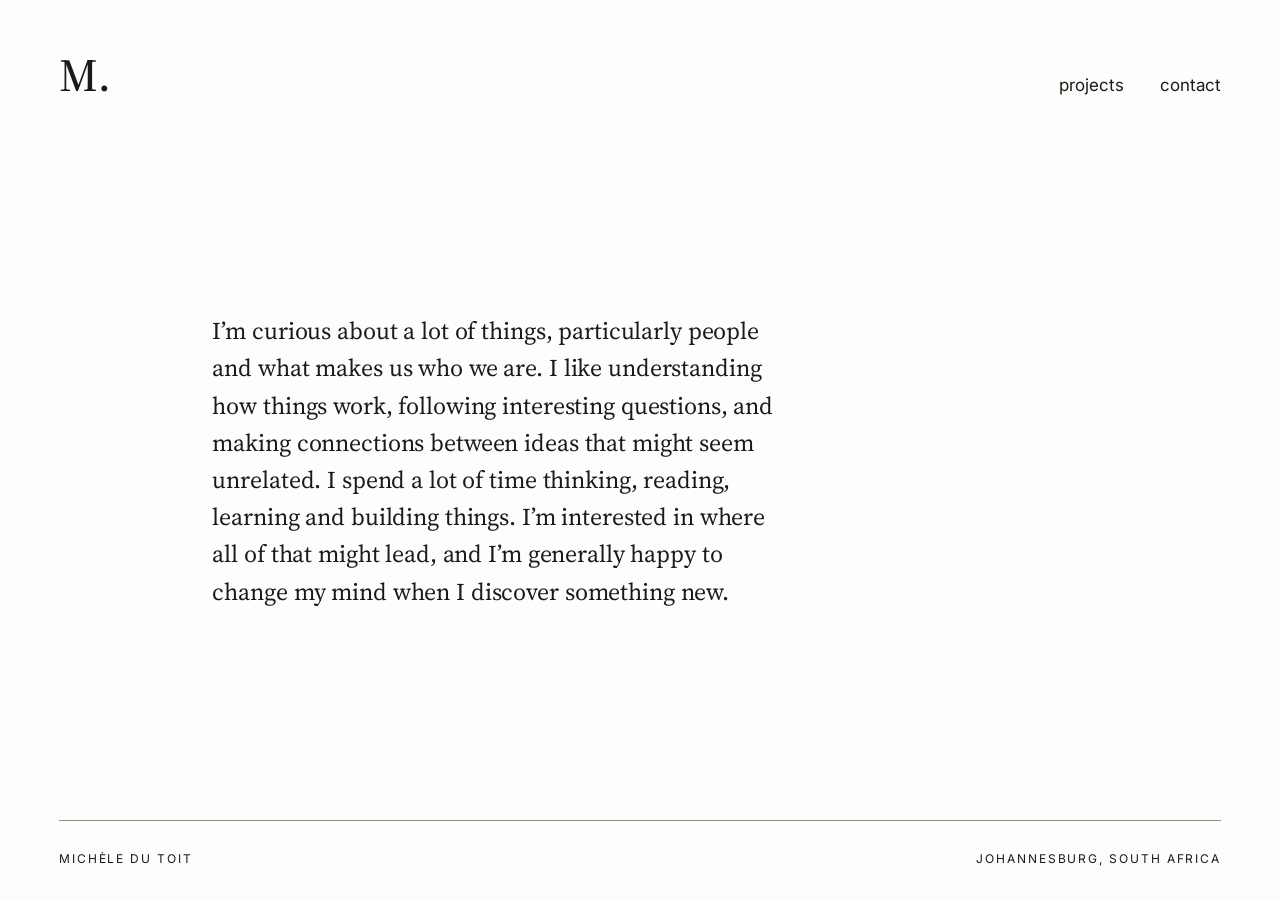
<file: index.html>
<!DOCTYPE html>
<html lang="en">
<head>
<meta charset="UTF-8">
<meta name="viewport" content="width=device-width, initial-scale=1.0">
<title>Michèle du Toit</title>
<meta name="description" content="Michèle du Toit — curious about people, ideas and how things work.">
<link rel="stylesheet" href="/style.css">
<link rel="icon" href="/favicon.svg" type="image/svg+xml">
</head>
<body>

<header>
  <a href="/" class="logo" aria-label="Michèle du Toit, home">M.</a>
  <nav>
    <a href="/projects/">projects</a>
    <a href="/contact/">contact</a>
  </nav>
</header>

<main>
  <p class="statement">I’m curious about a lot of things, particularly people and what makes us who we are. I like understanding how things work, following interesting questions, and making connections between ideas that might seem unrelated. I spend a lot of time thinking, reading, learning and building things. I’m interested in where all of that might lead, and I’m generally happy to change my mind when I discover something new.</p>
</main>

<footer>
  <span>Michèle du Toit</span>
  <span>Johannesburg, South Africa</span>
</footer>

</body>
</html>
</file>
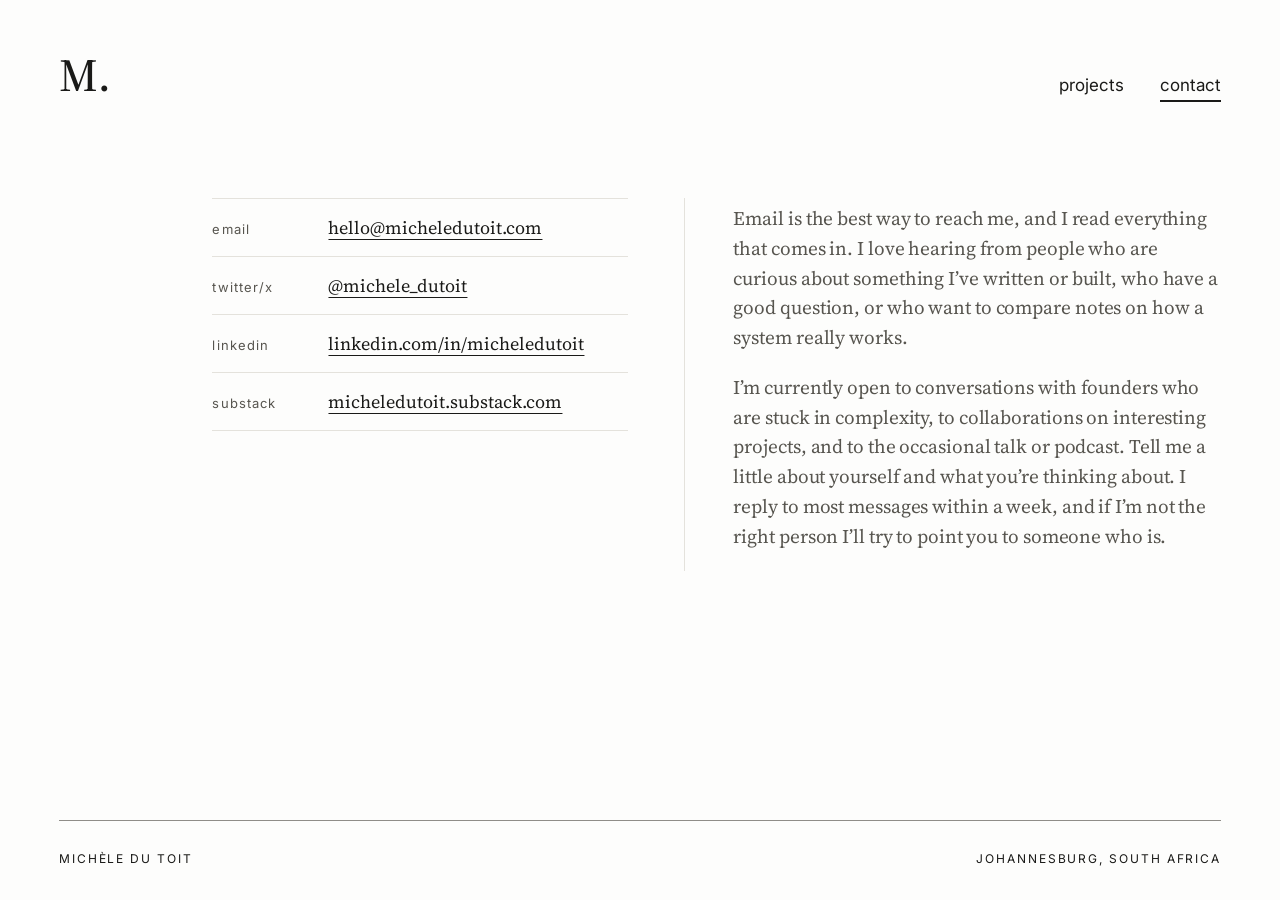
<file: contact/index.html>
<!DOCTYPE html>
<html lang="en">
<head>
<meta charset="UTF-8">
<meta name="viewport" content="width=device-width, initial-scale=1.0">
<title>Contact — Michèle du Toit</title>
<meta name="description" content="How to get in touch with Michèle du Toit.">
<link rel="stylesheet" href="/style.css">
<link rel="icon" href="/favicon.svg" type="image/svg+xml">
</head>
<body>

<header>
  <a href="/" class="logo" aria-label="Michèle du Toit, home">M.</a>
  <nav>
    <a href="/projects/">projects</a>
    <a href="/contact/" aria-current="page">contact</a>
  </nav>
</header>

<main class="top">
  <div class="contact-layout">

    <ul class="contact-list">
      <li><span class="label">email</span><a href="mailto:hello@micheledutoit.com">hello@micheledutoit.com</a></li>
      <li><span class="label">twitter/x</span><a href="https://x.com/michele_dutoit" target="_blank" rel="noopener noreferrer">@michele_dutoit</a></li>
      <li><span class="label">linkedin</span><a href="https://www.linkedin.com/in/micheledutoit" target="_blank" rel="noopener noreferrer">linkedin.com/in/micheledutoit</a></li>
      <li><span class="label">substack</span><a href="https://micheledutoit.substack.com" target="_blank" rel="noopener noreferrer">micheledutoit.substack.com</a></li>
    </ul>

    <div class="contact-text">
      <p>Email is the best way to reach me, and I read everything that comes in.
        I love hearing from people who are curious about something I’ve written or built, who have a good question,
        or who want to compare notes on how a system really works.</p>
      <p>I’m currently open to conversations with founders
        who are stuck in complexity, to collaborations on interesting projects, and to the occasional talk or podcast.
        Tell me a little about yourself and what you’re thinking about.
        I reply to most messages within a week, and if I’m not the right person I’ll try to point you to someone who is.</p>
    </div>

  </div>
</main>

<footer>
  <span>Michèle du Toit</span>
  <span>Johannesburg, South Africa</span>
</footer>

</body>
</html>
</file>
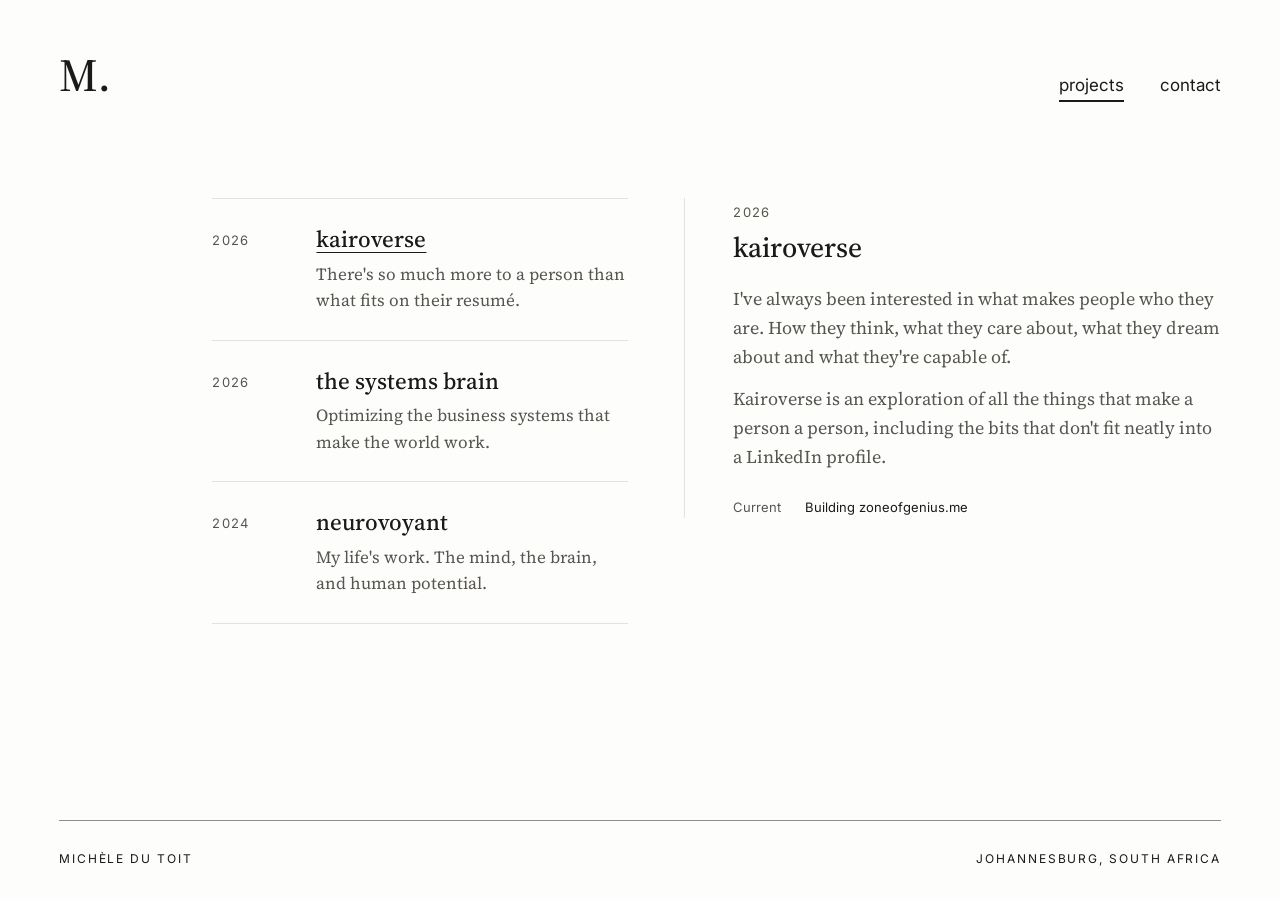
<file: projects/index.html>
<!DOCTYPE html>
<html lang="en">
<head>
<meta charset="UTF-8">
<meta name="viewport" content="width=device-width, initial-scale=1.0">
<title>Projects — Michèle du Toit</title>
<meta name="description" content="Projects by Michèle du Toit.">
<link rel="stylesheet" href="/style.css">
<link rel="icon" href="/favicon.svg" type="image/svg+xml">
<script>document.documentElement.classList.add('js');</script>
</head>
<body>

<header>
  <a href="/" class="logo" aria-label="Michèle du Toit, home">M.</a>
  <nav>
    <a href="/projects/" aria-current="page">projects</a>
    <a href="/contact/">contact</a>
  </nav>
</header>

<main class="top">

  <div class="projects-layout">
    <ul class="projects">

    <li class="project" id="kairoverse">
      <button type="button" class="project-btn" aria-expanded="false">
        <span class="year">2026</span>
        <span class="text"><span class="title">kairoverse</span><span class="summary">There's so much more to a person than what fits on their resumé.</span></span>
      </button>
      <div class="detail">
        <div class="detail-body">
          <p>I've always been interested in what makes people who they are. How they think, what they care about, what they dream about and what they're capable of.</p> 
          <p>Kairoverse is an exploration of all the things that make a person a person, including the bits that don't fit neatly into a LinkedIn profile.</p>
          <!-- <p>I'm building this project as part of the Ship or Die Hackathon. You can read my founder's diary below for progress updates during the first 30 days.</p> -->
          <dl>
            <!-- <dt>Website</dt><dd><a href="https://kairoverse.com" target="_blank" rel="noopener noreferrer">kairoverse.com</a></dd>
            <dt>Devlog</dt><dd><a href="/kairoverse/founders-diary/">Founder's Diary</a></dd> -->
            <dt>Current</dt><dd>Building zoneofgenius.me</dd>
          </dl>
        </div>
      </div>
    </li>

    <li class="project" id="the-systems-brain">
      <button type="button" class="project-btn" aria-expanded="false">
        <span class="year">2026</span>
        <span class="text"><span class="title">the systems brain</span><span class="summary">Optimizing the business systems that make the world work.</span></span>
      </button>
      <div class="detail">
        <div class="detail-body">
          <p>Better businesses are built by design. 
            I work directly with founders to optimize their systems, processes and operations.</p>
          <dl>
            <dt>Website </dt><dd><a href="https://thesystemsbrain.com" target="_blank" rel="noopener noreferrer">thesystemsbrain.com</a></dd>
          </dl>
        </div>
      </div>
    </li>

    <li class="project" id="neurovoyant">
      <button type="button" class="project-btn" aria-expanded="false">
        <span class="year">2024</span>
        <span class="text"><span class="title">neurovoyant</span><span class="summary">My life's work. The mind, the brain, and human potential.</span></span>
      </button>
      <div class="detail">
        <div class="detail-body">
          <p>Since 2024 I've been deeply immersed in the study of the human mind and brain, exploring the frontiers of cognitive science and neuroscience.</p>
          <p>This is a company I'm building slowly and solo in the background. It's more of a research institute than a traditional business.</p>
          <dl>
            <dt>Website </dt><dd><a href="https://neurovoyant.com" target="_blank" rel="noopener noreferrer">neurovoyant.com</a></dd>
          </dl>
        </div>
      </div>
    </li>

    </ul>
    <aside class="pane" id="pane" aria-live="polite"></aside>
  </div>
</main>

<footer>
  <span>Michèle du Toit</span>
  <span>Johannesburg, South Africa</span>
</footer>

<script>
(function () {
  var items = Array.prototype.slice.call(document.querySelectorAll('.project'));
  var pane = document.getElementById('pane');
  var wide = window.matchMedia('(min-width: 960px)');
  var current = null;

  function select(item) {
    current = item;
    items.forEach(function (el) {
      var on = el === item;
      el.classList.toggle('is-selected', on);
      el.querySelector('.project-btn').setAttribute('aria-expanded', on ? 'true' : 'false');
    });
    pane.innerHTML = '';
    if (!item) return;
    var year = document.createElement('p');
    year.className = 'pane-year';
    year.textContent = item.querySelector('.year').textContent;
    var title = document.createElement('h2');
    title.textContent = item.querySelector('.title').textContent;
    var body = document.createElement('div');
    body.className = 'detail-body';
    body.innerHTML = item.querySelector('.detail-body').innerHTML;
    pane.appendChild(year);
    pane.appendChild(title);
    pane.appendChild(body);
  }

  function setHash(item) {
    try { history.replaceState(null, '', item ? '#' + item.id : location.pathname); } catch (e) {}
  }

  items.forEach(function (item) {
    item.querySelector('.project-btn').addEventListener('click', function () {
      // On narrow screens a second click collapses the item; on wide screens one is always shown.
      var next = (!wide.matches && item === current) ? null : item;
      select(next);
      setHash(next);
    });
  });

  var fromHash = items.filter(function (el) { return '#' + el.id === location.hash; })[0];
  if (fromHash) select(fromHash);
  else if (wide.matches) select(items[0]);

  var onChange = function () { if (wide.matches && !current) select(items[0]); };
  if (wide.addEventListener) wide.addEventListener('change', onChange);
  else wide.addListener(onChange);
})();
</script>
</body>
</html>
</file>
<file: style.css>
@import url('https://fonts.googleapis.com/css2?family=Inter:wght@400;500&family=Source+Serif+4:wght@400;500;600&display=swap');

:root{
  --bg:#FDFDFC;
  --ink:#1A1A18;
  --soft:#57554F;
  --line:#8F8D88;
  --rule:#E4E2DC;
  --serif:'Source Serif 4', Georgia, serif;
  --sans:'Inter', Helvetica, Arial, sans-serif;
  --gutter:clamp(24px, 4.6vw, 60px);
  --indent:clamp(0px, 12vw, 180px);
}
*{box-sizing:border-box;}
html{-webkit-text-size-adjust:100%;}
body{
  margin:0;
  min-height:100vh;
  display:flex;
  flex-direction:column;
  background:var(--bg);
  color:var(--ink);
  font-family:var(--serif);
  -webkit-font-smoothing:antialiased;
}
a{color:inherit;text-decoration:none;}
a:focus-visible{outline:2px solid var(--ink);outline-offset:4px;}

/* header */
header{
  display:flex;
  justify-content:space-between;
  align-items:baseline;
  padding:52px var(--gutter) 0;
}
.logo{font-size:46px;font-weight:500;line-height:1;}
nav{display:flex;gap:36px;font-family:var(--sans);font-size:17px;}
nav a{padding-bottom:5px;border-bottom:2px solid transparent;}
nav a[aria-current="page"],
nav a:hover{border-bottom-color:var(--ink);}

/* main */
main{
  flex:1;
  display:flex;
  align-items:center;
  padding:80px var(--gutter);
}
main.top{align-items:flex-start;padding-top:96px;}

/* about page */
.statement{
  margin:0 0 0 var(--indent);
  max-width:24em;
  font-size:clamp(19px, 1.9vw, 24px);
  line-height:1.55;
  letter-spacing:-0.005em;
}

/* projects page */
.projects-layout{
  display:grid;
  grid-template-columns:minmax(0,26em) minmax(0,1fr);
  column-gap:56px;
  width:100%;
  max-width:64em;
  margin-left:var(--indent);
}
.projects{list-style:none;margin:0;padding:0;}
.project{border-top:1px solid var(--rule);}
.project:last-child{border-bottom:1px solid var(--rule);}
.project-btn{
  display:grid;
  grid-template-columns:5em 1fr;
  column-gap:24px;
  width:100%;
  padding:26px 0;
  background:none;
  border:0;
  font:inherit;
  color:inherit;
  text-align:left;
  cursor:pointer;
}
.project-btn:focus-visible{outline:2px solid var(--ink);outline-offset:-2px;}
.project-btn .year{
  font-family:var(--sans);
  font-size:13px;
  letter-spacing:0.08em;
  color:var(--soft);
  padding-top:7px;
}
.project-btn .title{
  display:block;
  margin:0 0 6px;
  font-size:23px;
  font-weight:500;
  line-height:1.3;
  text-decoration:underline;
  text-decoration-color:transparent;
  text-decoration-thickness:1px;
  text-underline-offset:5px;
}
.project-btn:hover .title,
.project.is-selected .title{text-decoration-color:var(--ink);}
.project-btn .summary{
  display:block;
  font-size:17px;
  line-height:1.55;
  color:var(--soft);
}

/* details: shown inline without JS; in the side pane (wide) or inline accordion (narrow) with JS */
.detail{padding:0 0 28px 29em;}
.detail-body p{margin:0 0 14px;font-size:17px;line-height:1.6;color:var(--soft);}
.detail-body dl{margin:18px 0 0;font-family:var(--sans);font-size:13px;line-height:1.7;}
.detail-body dt{float:left;clear:left;width:5.5em;color:var(--soft);}
.detail-body dd{margin:0 0 0 5.5em;}
.pane{display:none;}

html.js .detail{display:none;}
html.js .pane{
  display:block;
  position:sticky;
  top:40px;
  align-self:start;
  padding:6px 0 0 48px;
  border-left:1px solid var(--rule);
  min-height:12em;
}
.pane .pane-year{
  margin:0 0 10px;
  font-family:var(--sans);
  font-size:13px;
  letter-spacing:0.08em;
  color:var(--soft);
}
.pane h2{margin:0 0 20px;font-size:28px;font-weight:500;line-height:1.25;}
.pane .detail-body p{font-size:18px;}
.pane .detail-body dl{margin-top:24px;}

@media (max-width:959px){
  .projects-layout{grid-template-columns:minmax(0,1fr);max-width:36em;}
  html.js .pane{display:none;}
  html.js .project.is-selected .detail{display:block;padding-left:0;}
  .detail{padding-left:0;}
}

/* contact page */
.contact-layout{
  display:grid;
  grid-template-columns:minmax(0,26em) minmax(0,1fr);
  column-gap:56px;
  width:100%;
  max-width:64em;
  margin-left:var(--indent);
}
.contact-list{list-style:none;margin:0;padding:0;}
.contact-list li{
  display:grid;
  grid-template-columns:6em 1fr;
  column-gap:20px;
  align-items:baseline;
  padding:16px 0;
  border-top:1px solid var(--rule);
}
.contact-list li:last-child{border-bottom:1px solid var(--rule);}
.contact-list .label{
  font-family:var(--sans);
  font-size:13px;
  letter-spacing:0.08em;
  color:var(--soft);
}
.contact-list a{
  font-size:18px;
  overflow-wrap:anywhere;
  text-decoration:underline;
  text-decoration-thickness:1px;
  text-underline-offset:5px;
}
.contact-list a:hover{text-decoration-thickness:2px;}

.contact-text{
  padding:6px 0 0 48px;
  border-left:1px solid var(--rule);
}
.contact-text p{
  margin:0 0 20px;
  max-width:28em;
  font-size:clamp(17px, 1.5vw, 20px);
  line-height:1.55;
  letter-spacing:-0.005em;
  color:var(--soft);
}

@media (max-width:959px){
  .contact-layout{grid-template-columns:minmax(0,1fr);max-width:36em;}
  .contact-text{order:-1;padding:0;border-left:0;margin-bottom:40px;}
}

/* footer */
footer{
  margin:0 var(--gutter);
  padding:30px 0 34px;
  border-top:1px solid var(--line);
  display:flex;
  justify-content:space-between;
  gap:24px;
  flex-wrap:wrap;
  font-family:var(--sans);
  font-size:12px;
  letter-spacing:0.16em;
  text-transform:uppercase;
}

@media (max-width:560px){
  header{padding-top:32px;}
  .logo{font-size:36px;}
  nav{gap:22px;font-size:15px;}
  main.top{padding-top:56px;}
  .statement{margin-left:0;}
  .projects-layout{margin-left:0;}
  .project-btn{grid-template-columns:1fr;row-gap:6px;}
  .project-btn .year{padding-top:0;}
  .contact-layout{margin-left:0;}
  .contact-list li{grid-template-columns:1fr;row-gap:4px;}
}
</file>
